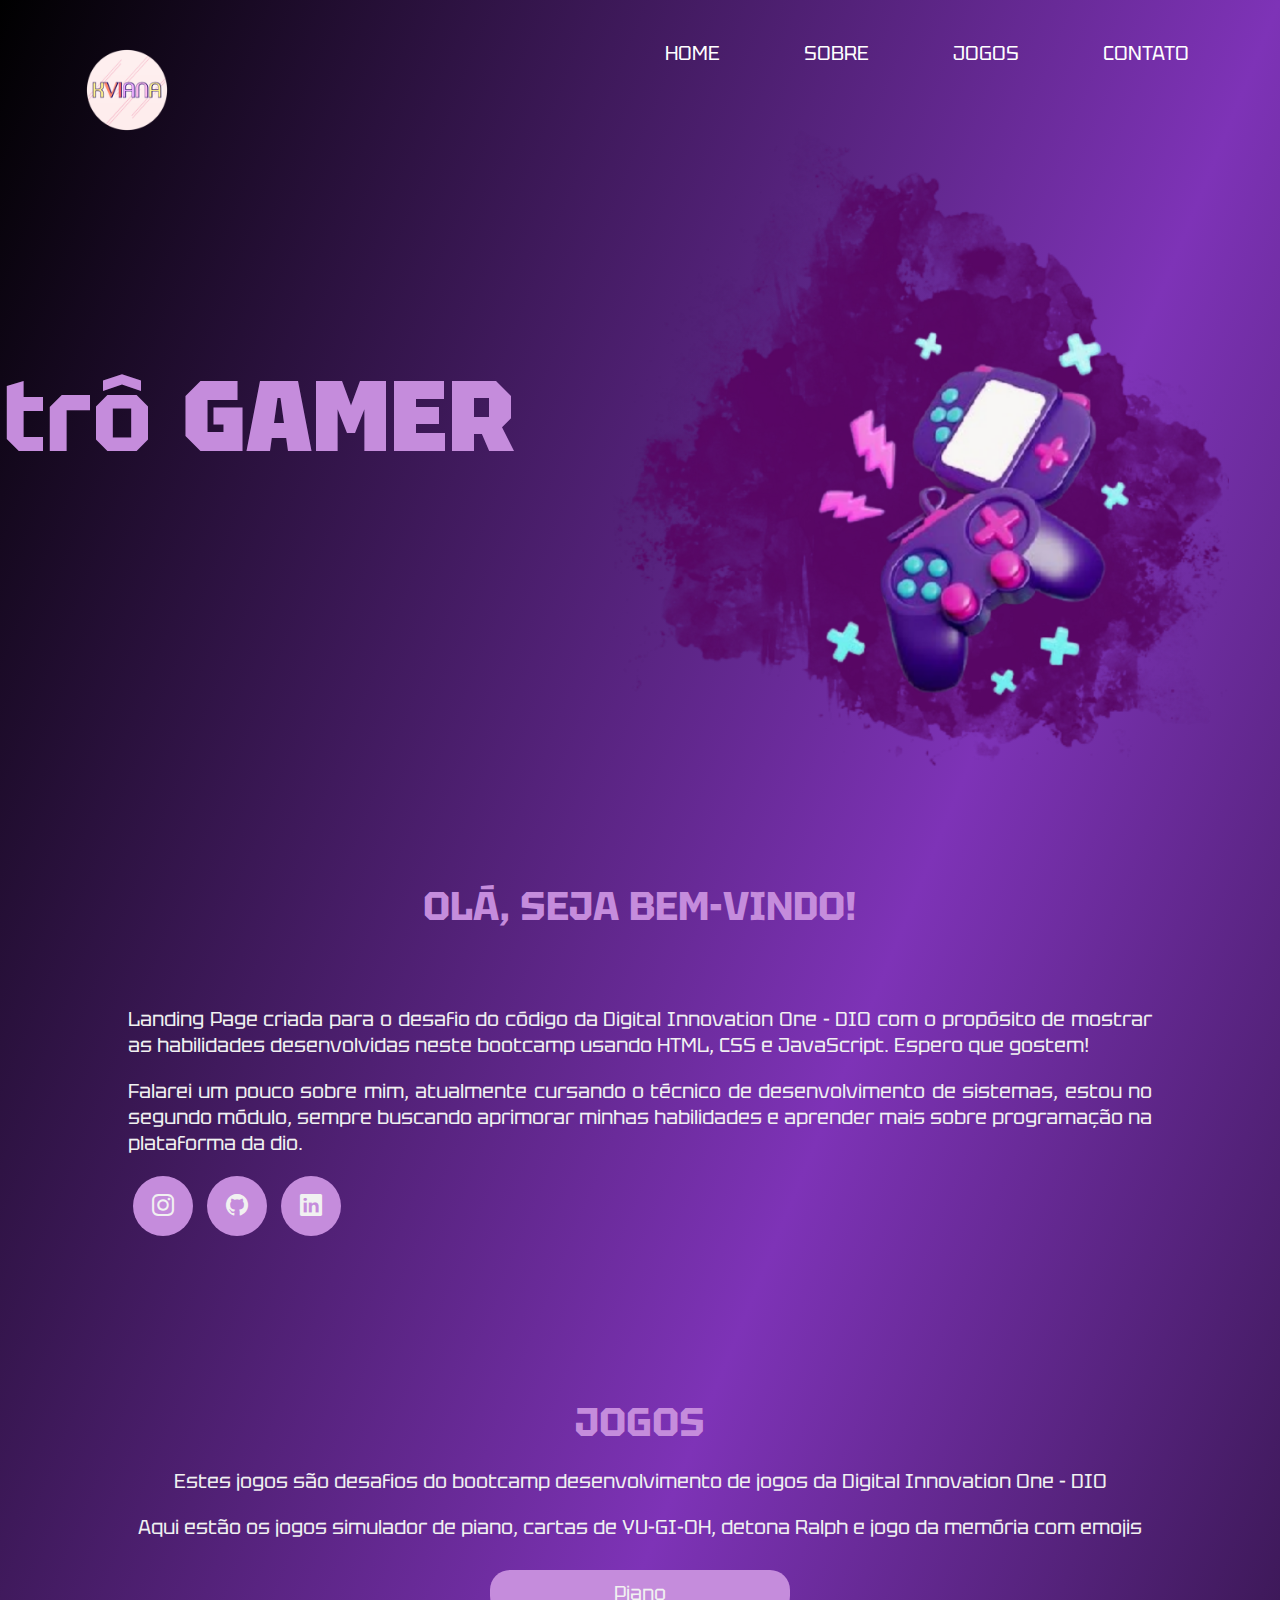
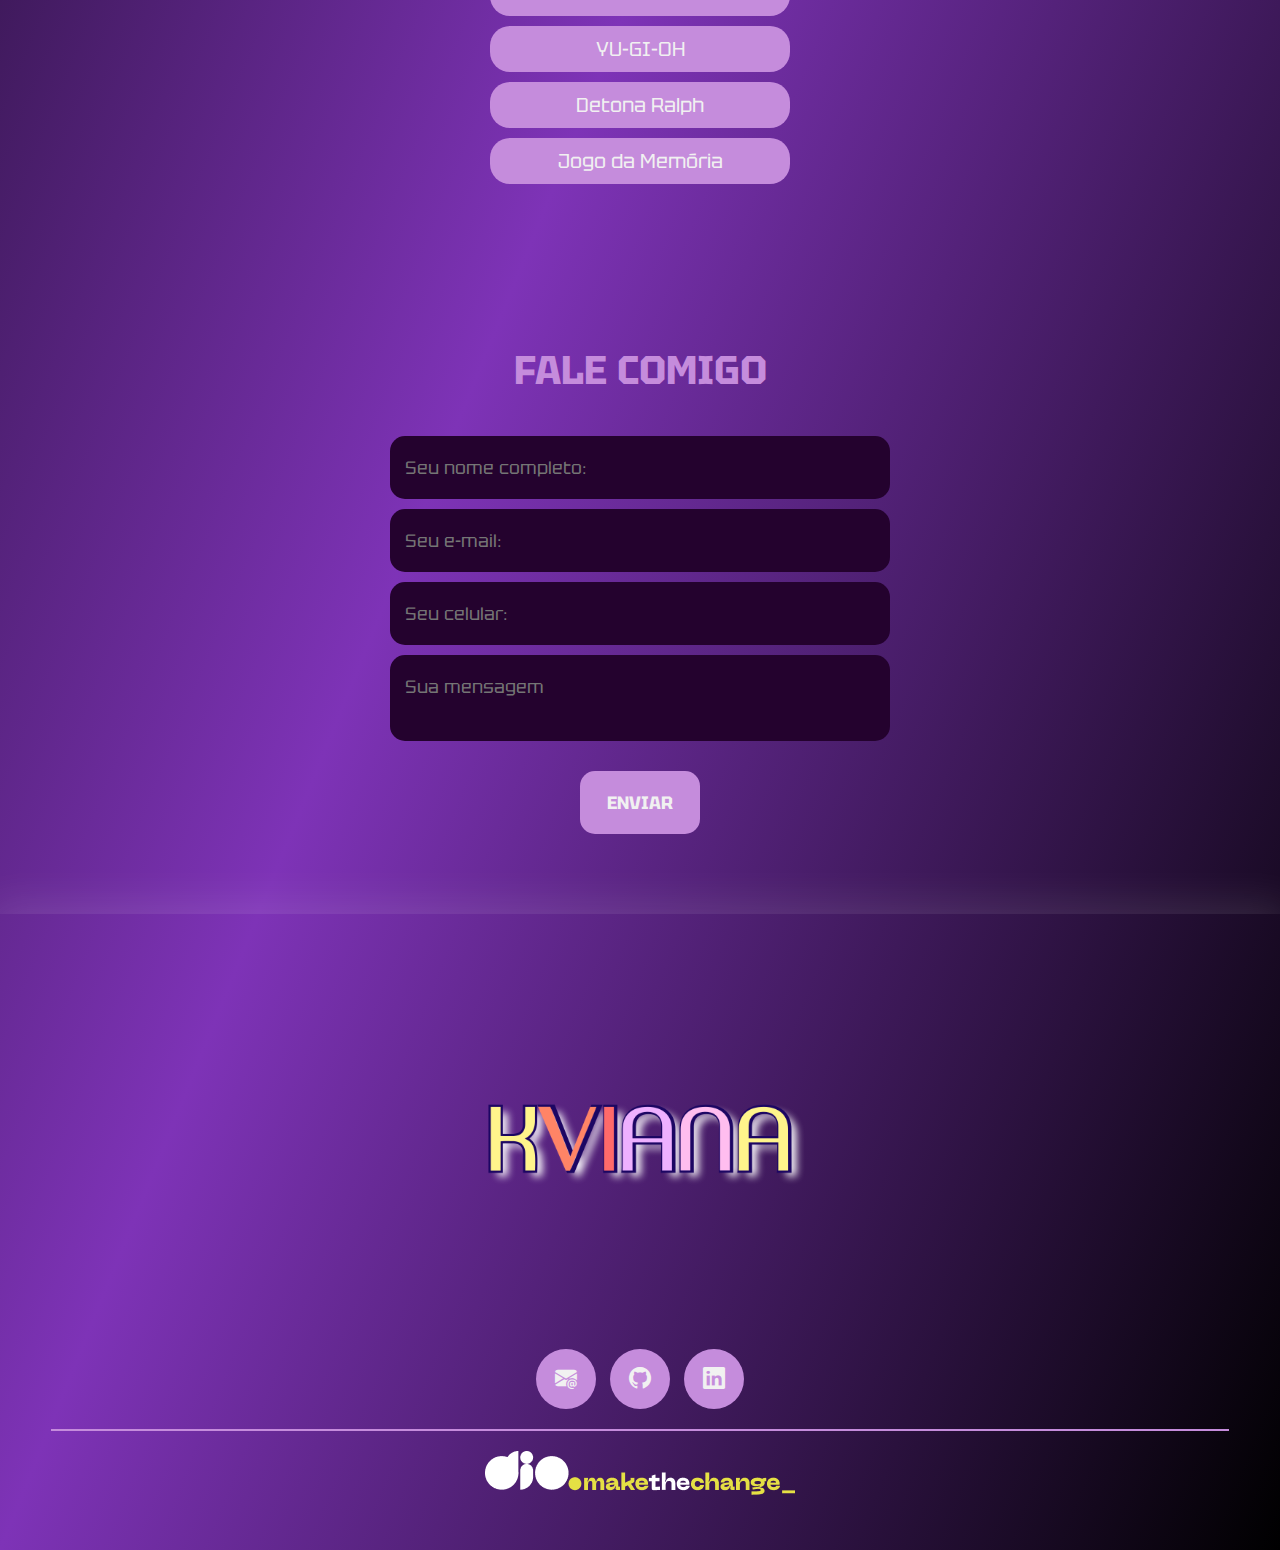
<file: index.html>
<!DOCTYPE html>

<html lang="pt-br">
<head>
    <meta charset="UTF-8">
    <meta name="viewport" content="width=device-width, initial-scale=1.0">
    <!-- GOOGLE FONTS -->
    <link rel="preconnect" href="https://fonts.googleapis.com">
    <link rel="preconnect" href="https://fonts.gstatic.com" crossorigin>
    <link href="https://fonts.googleapis.com/css2?family=Tektur:wght@400;500;600;700;800;900&display=swap" rel="stylesheet">
    <!-- FIM GOOGLE FONTES -->
    <!-- BOOTSTRAP ICONS -->
    <link rel="stylesheet" href="https://cdn.jsdelivr.net/npm/bootstrap-icons@1.10.5/font/bootstrap-icons.css">
    <!-- FIM BOOTSTRAP ICONS -->
    <!-- CSS -->
    <link rel="stylesheet" type="text/css" href="./css/style.css">
    <!-- FIM CSS -->
    <!-- JAVASCRIPT -->
    <script src="./js/contato.js" defer></script>
    <!-- FIM JAVASCRIPT -->
    <title>Landing Page Jogos</title>
</head>

<body>
  <header> 
    <div class="interface">
      <div class="logomarca">
        <a href="/images/Minha-logo.png">
          <img src="/images/Minha-logo.png" alt="KVIANA" style="width: 100px";>
        </a>
        
      </div> <!-- FIM DIV LOGOMARCA -->
		
      <!-- MENU --> 
      <nav class="menu">
        <ul>
          <li><a href="index.html">HOME</a></li>
          <li><a href="./links/sobre.html">SOBRE</a></li>
          <li><a href="./links/jogos.html">JOGOS</a></li>
          <li><a href="./links/contato.html">CONTATO</a></li>
        </ul>
      </nav>
      <div class="img-inicial">
        <h2>Retrô</h2>
          <h2><strong>GAMER</strong></h2>
        <img id="gamer" src="./images/gamer.png" alt=" ">
      </div>
    </div> <!-- FIM DIV INTERFACE -->
  </header>
  
  <main>
    
    <!--SOBRE -->
    <section class="sobre">
      <div class="interface">
        <div class="flex">
          <div class="txt-sobre">
            <h2>OLÁ, SEJA BEM-VINDO!</h2>
            <p>
              Landing Page criada para o desafio do código da Digital Innovation One - DIO com o propósito de mostrar as habilidades desenvolvidas neste bootcamp usando HTML, CSS e JavaScript. Espero que gostem!</p>
            <p>Falarei um pouco sobre mim, atualmente cursando o técnico de desenvolvimento de sistemas, estou no segundo módulo, sempre buscando aprimorar minhas habilidades e aprender mais sobre programação na plataforma da dio.</p>
            
            <div class="btn-social">
              <a href="https://instagram.com/karinekviana?igshid=OGQ5ZDc2ODk2ZA=="><button><i class="bi bi-instagram"></i></button></a>
              <a href="https://github.com/KVIANA83"><button><i class="bi bi-github"></i></button></a>
              <a href="https://www.linkedin.com/in/karine-viana-caldas-aa03a2194"><button><i class="bi bi-linkedin"></i></button></a>
            </div> <!-- FIM DIV BTN-SOCIAL -->
          </div> <!-- FIM TXT-SOBRE -->
        </div> <!-- FIM DIV FLEX -->
        
      </div> <!-- FIM DIV INTERFACE -->
    </section>
    <!-- FIM SOBRE -->
    
    <!-- JOGOS -->
    <section class="jogos">
      <div class="interface">
        
        <h2>JOGOS</h2>
        <p>Estes jogos são desafios do bootcamp desenvolvimento de jogos da Digital Innovation One - DIO</p>
        <p>Aqui estão os jogos simulador de piano, cartas de YU-GI-OH, detona Ralph e jogo da memória com emojis</p>
        
        <div class="btn-jogos">
          <a href="/jogos/piano/index.html">
            <button>Piano</button>
          </a>
          <a href="/jogos/yugioh/index.html">
            <button>YU-GI-OH</button>
          </a>
          <a href="/jogos/detona-ralph/index.html">
            <button>Detona Ralph</button>
          </a>
          <a href="/jogos/jogo-memoria-emoji/index.html">
            <button>Jogo da Memória</button>
          </a>
        </div> <!-- FIM DIV BTN-JOGOS -->
          
      </div> <!-- FIM DIV INTERFACE -->
    </section>
    <!-- FIM JOGOS -->
    
    <!-- FORMULARIO DE CONTATO -->
    <section class="formulario">
      <div class="interface">
        <h2>FALE COMIGO</h2>
        
        <form action="">
          <input type="text" name="" id="" placeholder="Seu nome completo:" required>
          <input type="text" name="" id="" placeholder="Seu e-mail:" required>
          <input type="text" name="" id="" placeholder="Seu celular:">
          <textarea name="" id="" placeholder="Sua mensagem" required></textarea>
          <div class="btn-enviar"><input type="submit" value="ENVIAR"></div>
        </form>
      </div>
    </section>
    <!-- FIM FORMULARIO -->
  </main>
  
  <footer>
    <div class="interface">
      <div class="line-footer">
        <div class="flex">
          <div class="logo-footer">
            <img src="/images/Logo-rodape.png" alt="Logotipo KVIANA">
          </div> <!-- FIM LOGO-FOOTER -->
          
          <div class="btn-social">
            <a href="caldaskarine2@gmail.com"><button><i class="bi bi-envelope-at-fill"></i></button></a>
            <a href="https://github.com/KVIANA83"><button><i class="bi bi-github"></i></button></a>
            <a href="https://www.linkedin.com/in/karine-viana-caldas-aa03a2194"><button><i class="bi bi-linkedin"></i></button></a>
          </div><!-- BTN-SOCIAL -->
        </div> <!-- FIM DIV FLEX -->
      </div> <!-- FIM DIV LINE-FOOTER -->
      
      <div class="line-footer borda">
        <a href="https://www.dio.me/">
          <img src="./images/dio-logo.png" alt="Dio">
        </a>
      </div> <!-- FIM DIV LINE-FOOTER -->
    </div> <!-- FIM DIV INTERFACE -->
  </footer>
  
</body>
</html>
</file>
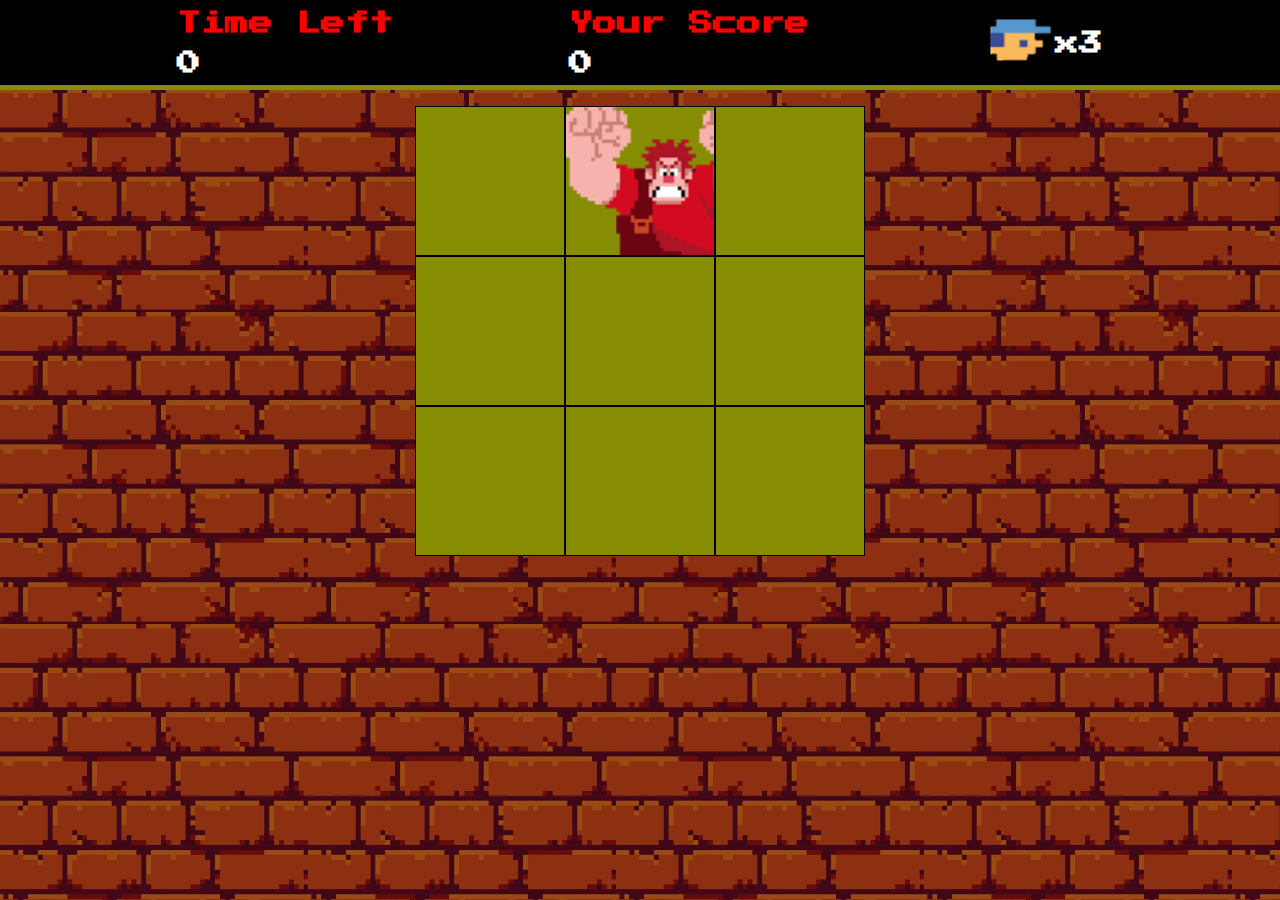
<file: jogos/detona-ralph/index.html>
<!DOCTYPE html>
<html lang="pt-br">

<head>

  <!-- settings -->
  <meta charset="UTF-8">
  <meta name="viewport" content="width=device-width, initial-scale=1.0">
  <title>Detona Ralph</title>

  <!-- fonts -->
  <link rel="preconnect" href="https://fonts.googleapis.com">
  <link rel="preconnect" href="https://fonts.gstatic.com" crossorigin>
  <link href="https://fonts.googleapis.com/css2?family=Bebas+Neue&family=Press+Start+2P&display=swap" rel="stylesheet">

  <!-- styles -->
  <link rel="stylesheet" href="./styles/reset.css">
  <link rel="stylesheet" href="./styles/style.css">
</head>

<body>

  <div class="container">
    <div class="menu">
      <div class="menu-time">
        <h2 style="color: red;">Time Left</h2>
        <h2 id="time-left">0</h2>
      </div>
      <div class="menu-score">
        <h2 style="color: red;">Your Score</h2>
        <h2 id="score">0</h2>
      </div>
      <div class="menu-lives">
        <img src="./images/player.png" alt="foto do jogador" height="60px" />
        <h2>x3</h2>
      </div>
    </div>

    <div class="panel">
      <div class="panel-row">
        <div class="square " id="1"></div>
        <div class="square" id="2"></div>
        <div class="square" id="3"></div>
      </div>

      <div class="panel-row">
        <div class="square enemy" id="4"></div>
        <div class="square" id="5"></div>
        <div class="square" id="6"></div>
      </div>

      <div class="panel-row">
        <div class="square" id="7"></div>
        <div class="square" id="8"></div>
        <div class="square" id="9"></div>
      </div>
    </div>
  </div>

  <script defer src="./scripts/script.js"></script>
</body>

</html>
</file>
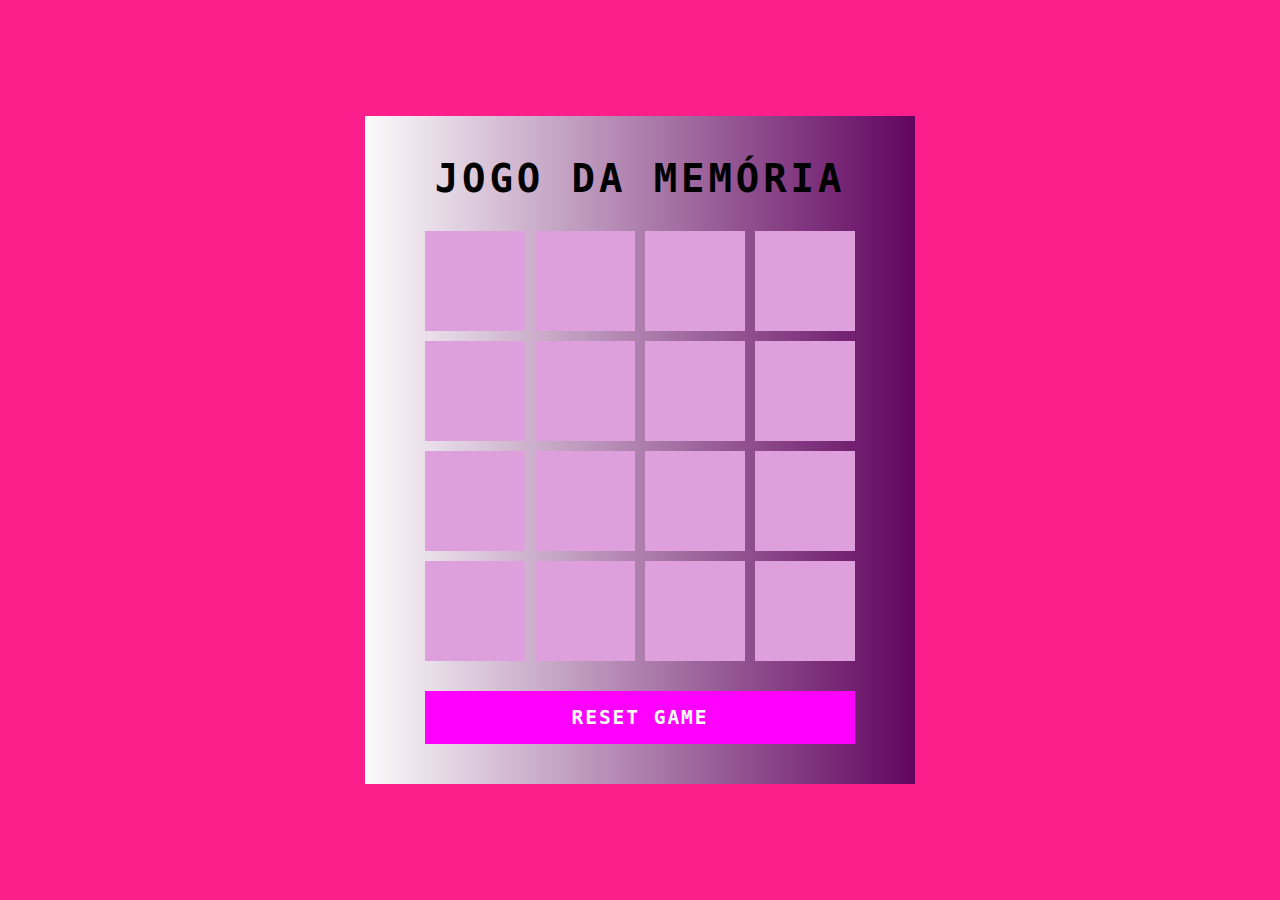
<file: jogos/jogo-memoria-emoji/index.html>
<!DOCTYPE html>
<html lang="pt-br">

<head>
  <meta charset="UTF-8">
  <meta name="viewport" content="width=device-width, initial-scale=1.0">
  <title>Jogo Da Memória</title>
  <link rel="stylesheet" href="./styles/reset.css">
  <link rel="stylesheet" href="./styles/style.css">
</head>

<body>
  <div class="container">
    <h2>JOGO DA MEMÓRIA</h2>
    <div class="game"></div>
    <button class="reset" onclick="window.location.reload()">RESET GAME</button>
  </div>

  <script src="./scripts/script.js" defer></script>
</body>

</html>
</file>
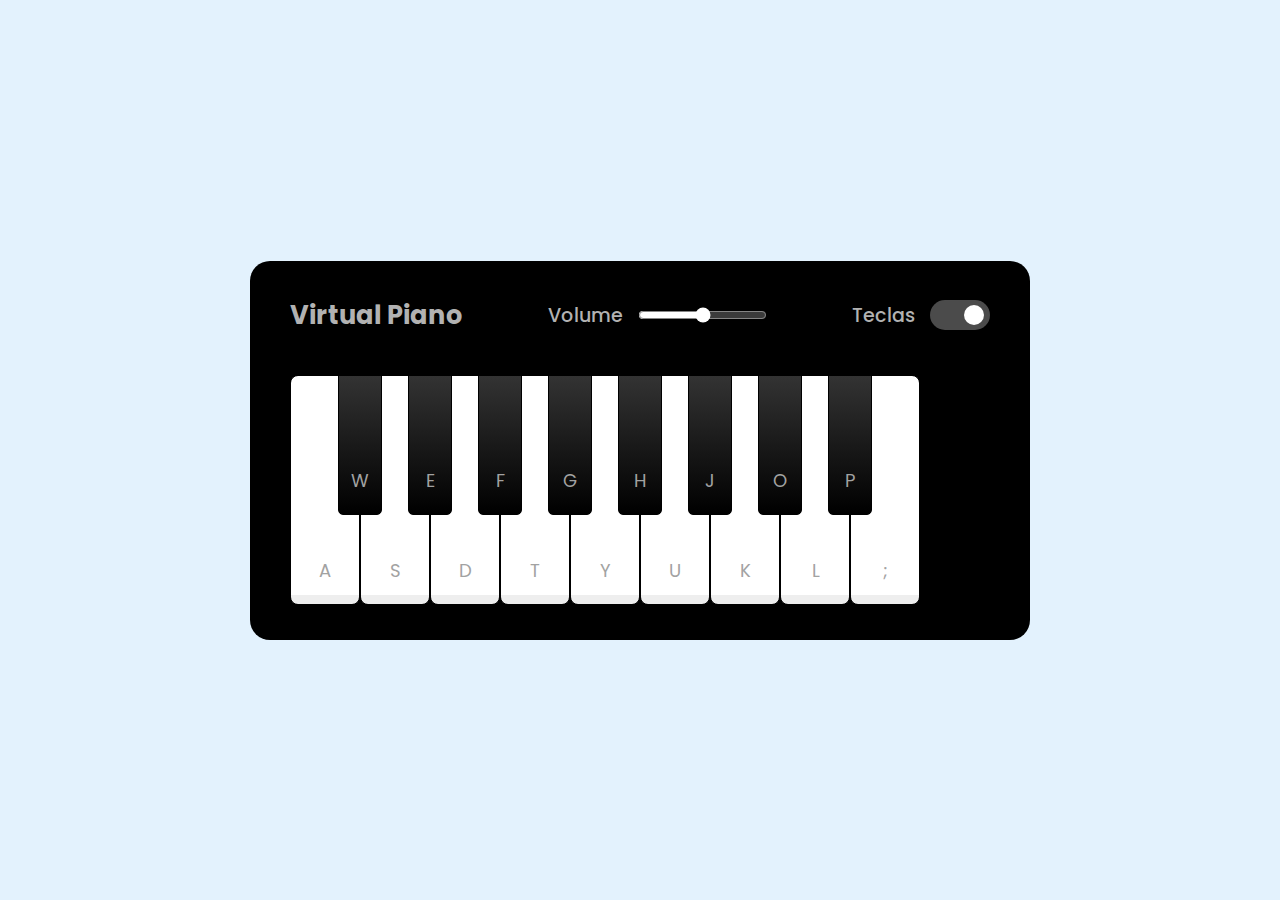
<file: jogos/piano/index.html>
<!DOCTYPE html>
<html lang="pt-br">

<head>
  <meta charset="UTF-8">
  <meta name="viewport" content="width=device-width, initial-scale=1.0">
  <title>Piano Simulator</title>

  <!-- styles -->
  <link rel="stylesheet" href="./styles/reset.css">
  <link rel="stylesheet" href="./styles/style.css">

  <!-- fonts -->
  <link rel="preconnect" href="https://fonts.googleapis.com">
  <link rel="preconnect" href="https://fonts.gstatic.com" crossorigin>
  <link
    href="https://fonts.googleapis.com/css2?family=Poppins:ital,wght@0,100;0,200;0,400;0,700;1,100;1,200;1,300;1,400&display=swap"
    rel="stylesheet">
</head>

<body>
  <div class="container">
    <header>
      <h2>Virtual Piano</h2>
      <div class="column volume-slider">
        <span>Volume</span> <input type="range" min="0" max="1" value="0.5" step="any">
      </div>
      <div class="column keys-check">
        <span>Teclas</span> <input type="checkbox" checked>
      </div>
    </header>
    <ul class="piano-keys">
      <li class="key white" data-key="a"><span>a</span></li>
      <li class="key black" data-key="w"><span>w</span></li>
      <li class="key white" data-key="s"><span>s</span></li>
      <li class="key black" data-key="e"><span>e</span></li>
      <li class="key white" data-key="d"><span>d</span></li>
      <li class="key black" data-key="f"><span>f</span></li>
      <li class="key white" data-key="t"><span>t</span></li>
      <li class="key black" data-key="g"><span>g</span></li>
      <li class="key white" data-key="y"><span>y</span></li>
      <li class="key black" data-key="h"><span>h</span></li>
      <li class="key white" data-key="u"><span>u</span></li>
      <li class="key black" data-key="j"><span>j</span></li>
      <li class="key white" data-key="k"><span>k</span></li>
      <li class="key black" data-key="o"><span>o</span></li>
      <li class="key white" data-key="l"><span>l</span></li>
      <li class="key black" data-key="p"><span>p</span></li>
      <li class="key white" data-key=";"><span>;</span></li>
    </ul>
  </div>

  <script src="./scripts/script.js" defer></script>
</body>

</html>
</file>
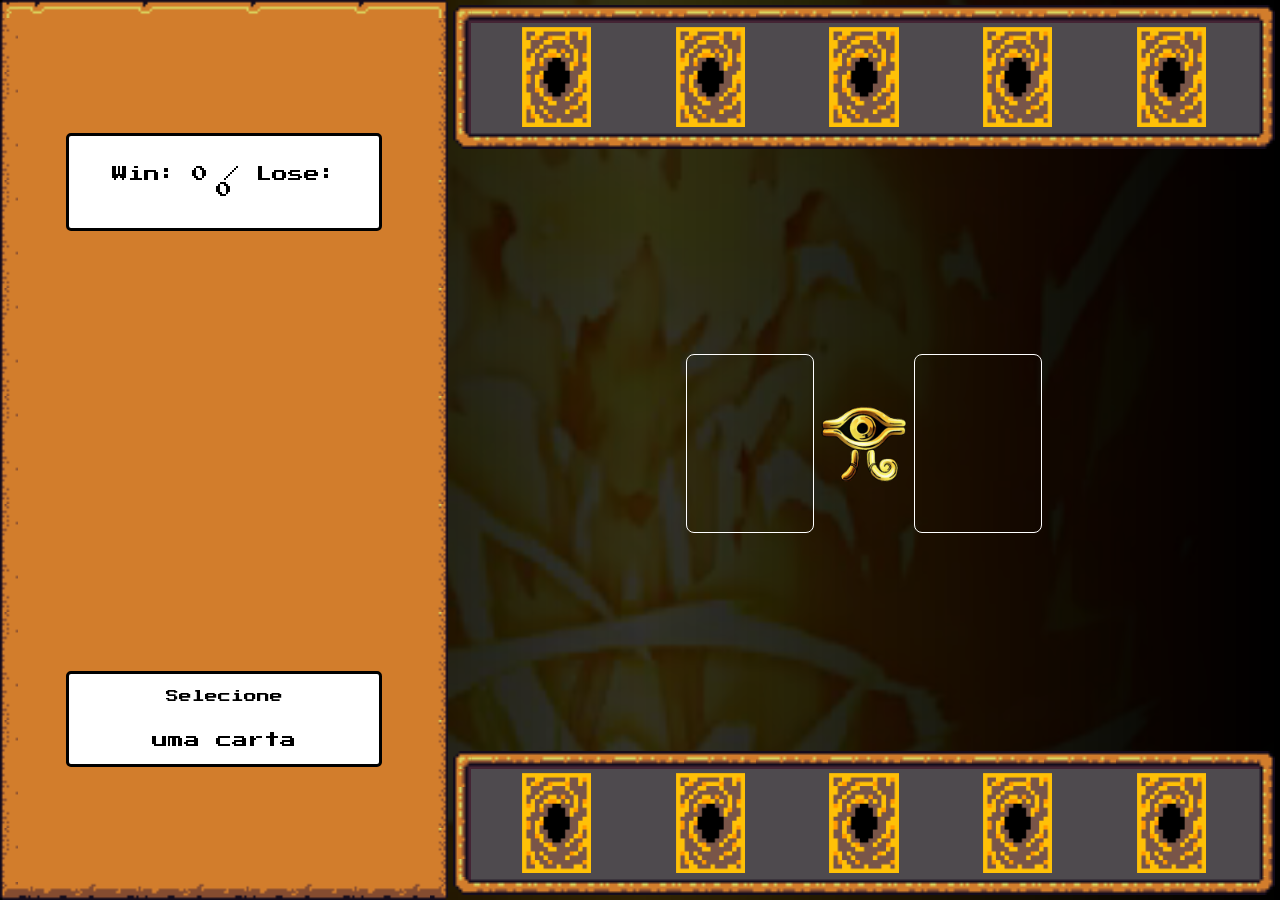
<file: jogos/yugioh/index.html>
<!DOCTYPE html>
<html lang="pt-br">
<head>
    <meta charset="UTF-8">
    <meta name="viewport" content="width=device-width, initial-scale=1.0">
    <!-- Fonts -->
    <link rel="preconnect" href="https://fonts.googleapis.com">
    <link rel="preconnect" href="https://fonts.gstatic.com" crossorigin>
    <link href="https://fonts.googleapis.com/css2?family=Press+Start+2P&display=swap" rel="stylesheet">
    <!-- Framework -->
    <link rel="stylesheet" href="src/styles/buttons.css">
    <link rel="stylesheet" href="src/styles/containers_and_frames.css">
    <!-- Main -->
    <link rel="stylesheet" href="src/styles/main.css">
    <!-- Reset -->
    <link rel="stylesheet" href="src/styles/reset.css">
    <!-- Favicon -->
    <link rel="shortcut icon" href="src/assets/favicon/Favicon.ico" type="image/x-icon">
    <title>Yu-gi-oh</title>
</head>
<body>
    <audio id="bgm">
        <source src="./src/assets/audios/egyptian_duel.mp3" type="audio/mp3"> 
    </audio>
    <div class="bg-video">
        <video class="video" autoplay loop muted>
            <source src="src/assets/video/yugi.mp4" type="video/mp4">
        </video>
    </div>
    <div class="container">

        <!-- LADO ESQUERDO / INFORMAÇÕES -->
        <div class="container__left framed-golden-2">
            <div class="score_box frame">
                <span id="score_points">Win: 0 / Lose: 0</span>
            </div>
            <div class="menu_avatar">
                <img id="card-image">
            </div>
            <div class="card_details frame">
                <p id="card-name">Selecione</p>
                <p id="card-type">uma carta</p>
            </div>
        </div>

        <!-- LADO DIREITO / CARTAS -->
        <div class="container__right">

            <div class="card-box__container">
                <div class="card-box framed" id="computer-cards">
                </div>

                <div class="card-versus__container">
                    <div class="versus-top">
                        <!-- CARTAS DO PLAYER 2 -->
                        <div class="card-infield">
                            <img id="player-field-card" height="180px" width="125px">
                        </div>
                        <img src="src/assets/icons/millenium2.png" height="100px">
                        <!-- CARTAS DO COMPUTER 1 -->
                        <div class="card-infield">
                            <img id="computer-field-card" height="180px" width="125px">
                        </div>
                    </div>
                    <div class="versus-bottom">
                        <button id="next-duel" class="rpgui-button" onclick="resetDuel()"></button>
                    </div>
                </div>

                <div class="card-box framed" id="player-cards">
                </div>
            </div>
            
        </div>
    </div>

    <script src="src/scripts/engine.js"></script>
</body>
</html>
</file>
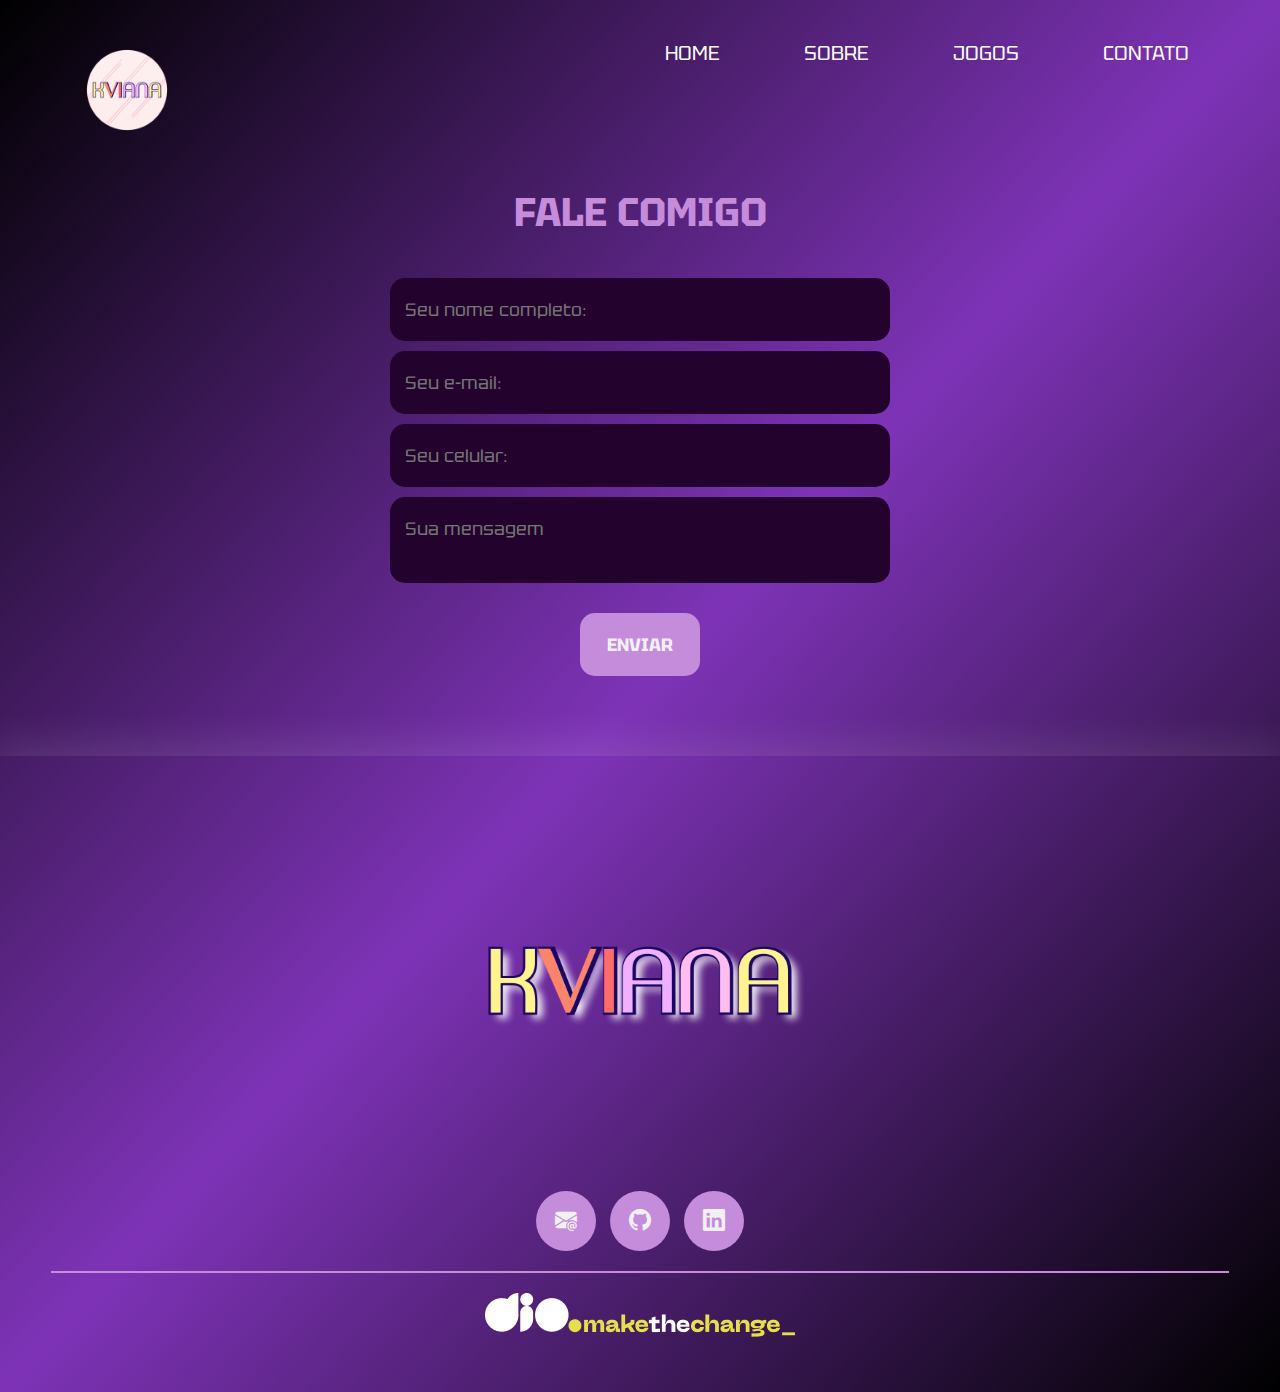
<file: links/contato.html>
<!DOCTYPE html>

<html lang="pt-br">
<head>
    <meta charset="UTF-8">
    <meta name="viewport" content="width=device-width, initial-scale=1.0">
    <!-- GOOGLE FONTS -->
    <link rel="preconnect" href="https://fonts.googleapis.com">
    <link rel="preconnect" href="https://fonts.gstatic.com" crossorigin>
    <link href="https://fonts.googleapis.com/css2?family=Tektur:wght@400;500;600;700;800;900&display=swap" rel="stylesheet">
    <!-- FIM GOOGLE FONTES -->
    <!-- BOOTSTRAP ICONS -->
    <link rel="stylesheet" href="https://cdn.jsdelivr.net/npm/bootstrap-icons@1.10.5/font/bootstrap-icons.css">
    <!-- FIM BOOTSTRAP ICONS -->
    <!-- CSS -->
    <link rel="stylesheet" type="text/css" href="../css/style.css">
    <!-- FIM CSS -->
    <!-- JAVASCRIPT -->
    <script src="../js/contato.js" defer></script>
    <!-- FIM JAVASCRIPT -->
    <title>Landing Page Contato</title>
</head>

<body>
  <header> 
    <div class="interface">
      <div class="logomarca">
        <a href="../images/Minha-logo.png">
          <img src="/images/Minha-logo1.png" alt="KVIANA" style="width: 100px";>
        </a>
        
      </div> <!-- FIM DIV LOGOMARCA -->
		
      <!-- MENU --> 
      <nav class="menu">
        <ul>
          <li><a href="../index.html">HOME</a></li>
          <li><a href="../links/sobre.html">SOBRE</a></li>
          <li><a href="../links/jogos.html">JOGOS</a></li>
          <li><a href="../link/formulario.html">CONTATO</a></li>
        </ul>
      </nav>

    </div> <!-- FIM DIV INTERFACE -->
  </header>
  
  <main>
    
    <!-- FORMULARIO DE CONTATO -->
    <section class="formulario">
      <div class="interface">
        <h2>FALE COMIGO</h2>
        
        <form action="">
          <input type="text" name="" id="" placeholder="Seu nome completo:" required>
          <input type="text" name="" id="" placeholder="Seu e-mail:" required>
          <input type="text" name="" id="" placeholder="Seu celular:">
          <textarea name="" id="" placeholder="Sua mensagem" required></textarea>
          <div class="btn-enviar"><input type="submit" value="ENVIAR"></div>
        </form>
      </div>
    </section>
    <!-- FIM FORMULARIO -->
  </main>
  
  <footer>
    <div class="interface">
      <div class="line-footer">
        <div class="flex">
          <div class="logo-footer">
            <img src="../images/Logo-rodape.png" alt="Logotipo KVIANA">
          </div> <!-- FIM LOGO-FOOTER -->
          
          <div class="btn-social">
            <a href="caldaskarine2@gmail.com"><button><i class="bi bi-envelope-at-fill"></i></button></a>
            <a href="https://github.com/KVIANA83"><button><i class="bi bi-github"></i></button></a>
            <a href="https://www.linkedin.com/in/karine-viana-caldas-aa03a2194"><button><i class="bi bi-linkedin"></i></button></a>
          </div><!-- BTN-SOCIAL -->
        </div> <!-- FIM DIV FLEX -->
      </div> <!-- FIM DIV LINE-FOOTER -->
      
      <div class="line-footer borda">
        <a href="https://www.dio.me/">
          <img src="../images/dio-logo.png" alt="Dio">
        </a>
      </div> <!-- FIM DIV LINE-FOOTER -->
    </div> <!-- FIM DIV INTERFACE -->
  </footer>
  
</body>
</html>
</file>
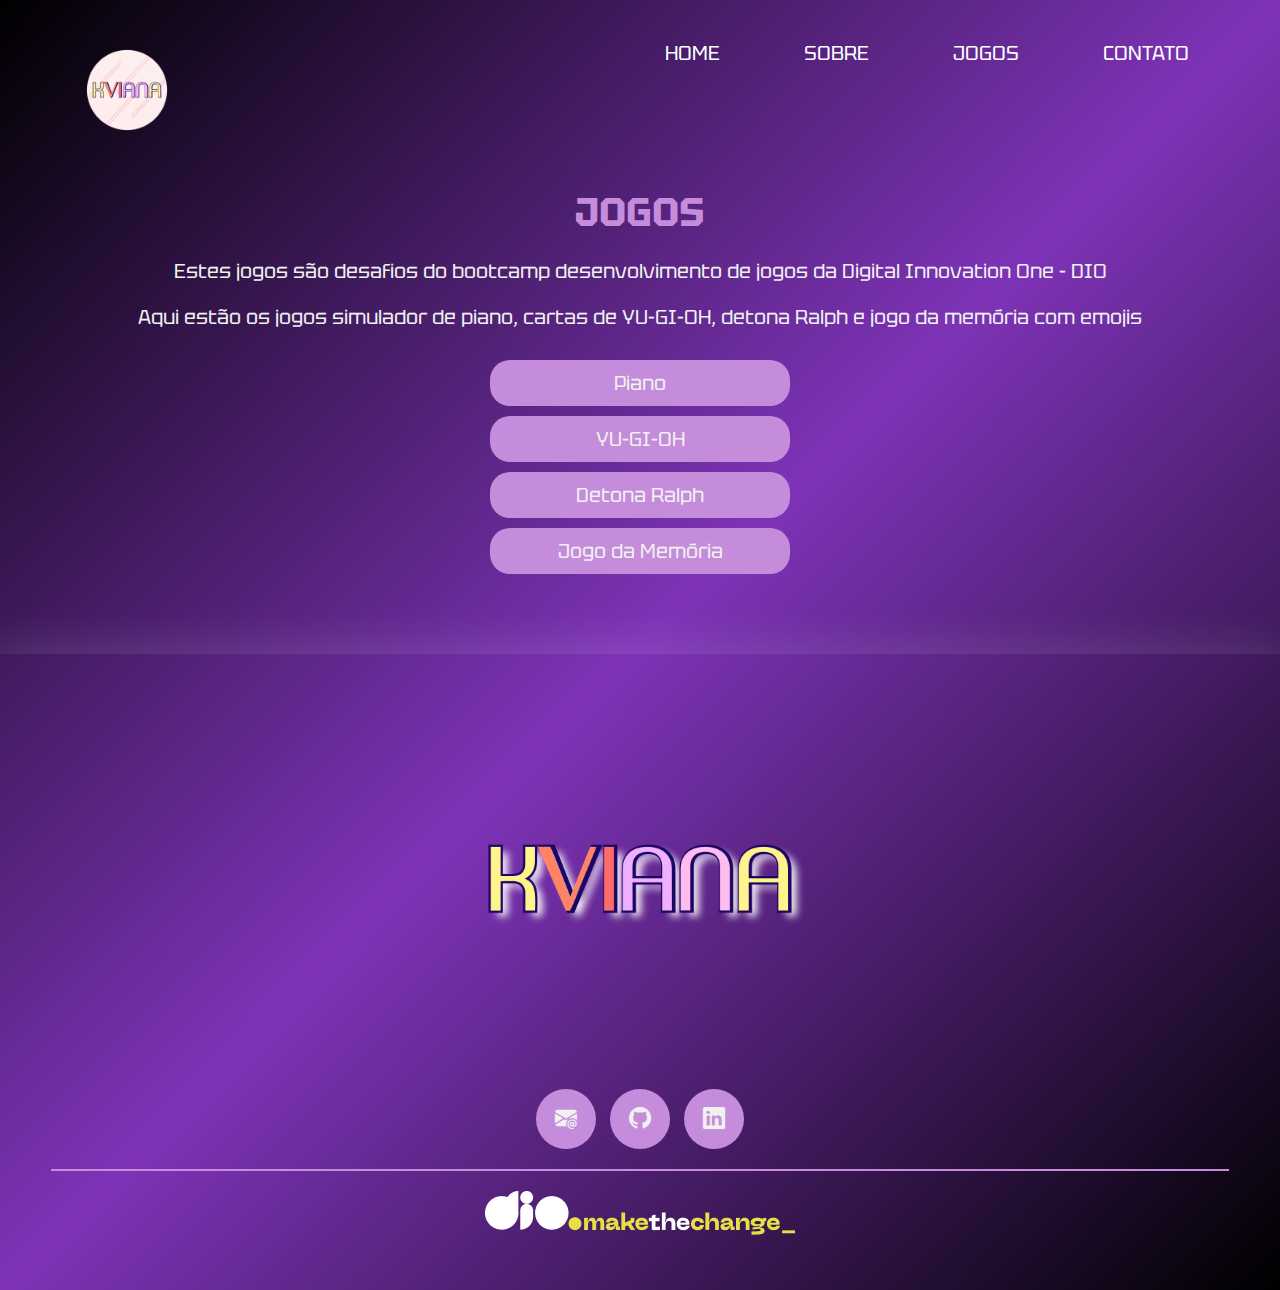
<file: links/jogos.html>
<!DOCTYPE html>

<html lang="pt-br">
<head>
    <meta charset="UTF-8">
    <meta name="viewport" content="width=device-width, initial-scale=1.0">
    <!-- GOOGLE FONTS -->
    <link rel="preconnect" href="https://fonts.googleapis.com">
    <link rel="preconnect" href="https://fonts.gstatic.com" crossorigin>
    <link href="https://fonts.googleapis.com/css2?family=Tektur:wght@400;500;600;700;800;900&display=swap" rel="stylesheet">
    <!-- FIM GOOGLE FONTES -->
    <!-- BOOTSTRAP ICONS -->
    <link rel="stylesheet" href="https://cdn.jsdelivr.net/npm/bootstrap-icons@1.10.5/font/bootstrap-icons.css">
    <!-- FIM BOOTSTRAP ICONS -->
    <!-- CSS -->
    <link rel="stylesheet" type="text/css" href="../css/style.css">
    <!-- FIM CSS -->
    <!-- JAVASCRIPT -->
    <script src="../js/contato.js" defer></script>
    <!-- FIM JAVASCRIPT -->
    <title>Landing Page Jogos</title>
</head>

<body>
  <header> 
    <div class="interface">
      <div class="logomarca">
        <a href="../images/Minha-logo.png">
          <img src="/images/Minha-logo1.png" alt="KVIANA" style="width: 100px";>
        </a>
        
      </div> <!-- FIM DIV LOGOMARCA -->
		
      <!-- MENU --> 
      <nav class="menu">
        <ul>
          <li><a href="../index.html">HOME</a></li>
          <li><a href="../links/sobre.html">SOBRE</a></li>
          <li><a href="../links/jogos.html">JOGOS</a></li>
          <li><a href="../links/contato.html">CONTATO</a></li>
        </ul>
      </nav>
      
    </div> <!-- FIM DIV INTERFACE -->
  </header>
  
  <main>
 
    <!-- JOGOS -->
    <section class="jogos">
      <div class="interface">
        
        <h2>JOGOS</h2>
        <p>Estes jogos são desafios do bootcamp desenvolvimento de jogos da Digital Innovation One - DIO</p>
        <p>Aqui estão os jogos simulador de piano, cartas de YU-GI-OH, detona Ralph e jogo da memória com emojis</p>
        
        <div class="btn-jogos">
          <a href="/jogos/piano/index.html">
            <button>Piano</button>
          </a>
          <a href="/jogos/yugioh/index.html">
            <button>YU-GI-OH</button>
          </a>
          <a href="/jogos/detona-ralph/index.html">
            <button>Detona Ralph</button>
          </a>
          <a href="/jogos/jogo-memoria-emoji/index.html">
            <button>Jogo da Memória</button>
          </a>
        </div> <!-- FIM DIV BTN-JOGOS -->
          
      </div> <!-- FIM DIV INTERFACE -->
    </section>
    <!-- FIM JOGOS -->
    
  </main>
  
  <footer>
    <div class="interface">
      <div class="line-footer">
        <div class="flex">
          <div class="logo-footer">
            <img src="../images/Logo-rodape.png" alt="Logotipo KVIANA">
          </div> <!-- FIM LOGO-FOOTER -->
          
          <div class="btn-social">
            <a href="caldaskarine2@gmail.com"><button><i class="bi bi-envelope-at-fill"></i></button></a>
            <a href="https://github.com/KVIANA83"><button><i class="bi bi-github"></i></button></a>
            <a href="https://www.linkedin.com/in/karine-viana-caldas-aa03a2194"><button><i class="bi bi-linkedin"></i></button></a>
          </div><!-- BTN-SOCIAL -->
        </div> <!-- FIM DIV FLEX -->
      </div> <!-- FIM DIV LINE-FOOTER -->
      
      <div class="line-footer borda">
        <a href="https://www.dio.me/">
          <img src="../images/dio-logo.png" alt="Dio">
        </a>
      </div> <!-- FIM DIV LINE-FOOTER -->
    </div> <!-- FIM DIV INTERFACE -->
  </footer>
  
</body>
</html>
</file>
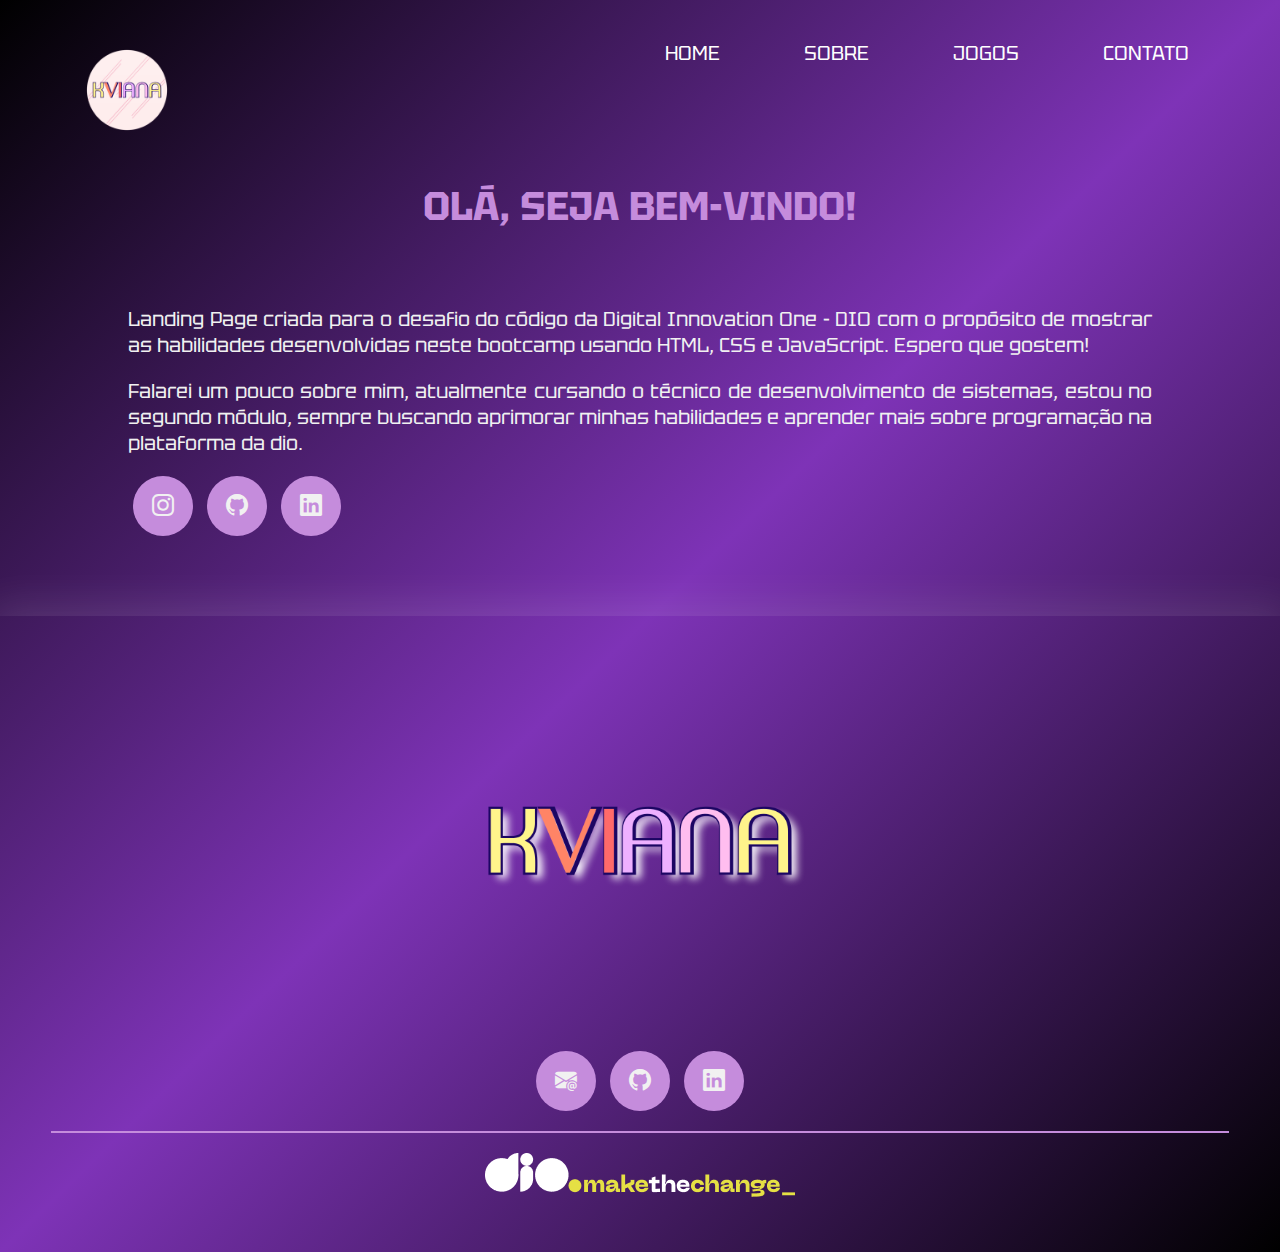
<file: links/sobre.html>
<!DOCTYPE html>

<html lang="pt-br">
<head>
    <meta charset="UTF-8">
    <meta name="viewport" content="width=device-width, initial-scale=1.0">
    <!-- GOOGLE FONTS -->
    <link rel="preconnect" href="https://fonts.googleapis.com">
    <link rel="preconnect" href="https://fonts.gstatic.com" crossorigin>
    <link href="https://fonts.googleapis.com/css2?family=Tektur:wght@400;500;600;700;800;900&display=swap" rel="stylesheet">
    <!-- FIM GOOGLE FONTES -->
    <!-- BOOTSTRAP ICONS -->
    <link rel="stylesheet" href="https://cdn.jsdelivr.net/npm/bootstrap-icons@1.10.5/font/bootstrap-icons.css">
    <!-- FIM BOOTSTRAP ICONS -->
    <!-- CSS -->
    <link rel="stylesheet" type="text/css" href="../css/style.css">
    <!-- FIM CSS -->
    <!-- JAVASCRIPT -->
    <script src="../js/contato.js" defer></script>
    <!-- FIM JAVASCRIPT -->
    <title>Landing Page Jogos</title>
</head>

<body>
  <header> 
    <div class="interface">
      <div class="logomarca">
        <a href="../images/Minha-logo.png">
          <img src="/images/Minha-logo1.png" alt="KVIANA" style="width: 100px";>
        </a>
        
      </div> <!-- FIM DIV LOGOMARCA -->
		
      <!-- MENU --> 
      <nav class="menu">
        <ul>
          <li><a href="../index.html">HOME</a></li>
          <li><a href="../links/sobre.html">SOBRE</a></li>
          <li><a href="../links/jogos.html">JOGOS</a></li>
          <li><a href="/links/contato.html">CONTATO</a></li>
        </ul>
      </nav>
      
    </div> <!-- FIM DIV INTERFACE -->
  </header>
  
  <main>
    
    <!--SOBRE -->
    <section class="sobre">
      <div class="interface">
        <div class="flex">
          <div class="txt-sobre">
            <h2>OLÁ, SEJA BEM-VINDO!</h2>
            <p>
              Landing Page criada para o desafio do código da Digital Innovation One - DIO com o propósito de mostrar as habilidades desenvolvidas neste bootcamp usando HTML, CSS e JavaScript. Espero que gostem!</p>
            <p>Falarei um pouco sobre mim, atualmente cursando o técnico de desenvolvimento de sistemas, estou no segundo módulo, sempre buscando aprimorar minhas habilidades e aprender mais sobre programação na plataforma da dio.</p>
            
            <div class="btn-social">
              <a href="https://instagram.com/karinekviana?igshid=OGQ5ZDc2ODk2ZA=="><button><i class="bi bi-instagram"></i></button></a>
              <a href="https://github.com/KVIANA83"><button><i class="bi bi-github"></i></button></a>
              <a href="https://www.linkedin.com/in/karine-viana-caldas-aa03a2194"><button><i class="bi bi-linkedin"></i></button></a>
            </div> <!-- FIM DIV BTN-SOCIAL -->
          </div> <!-- FIM TXT-SOBRE -->
        </div> <!-- FIM DIV FLEX -->
        
      </div> <!-- FIM DIV INTERFACE -->
    </section>
    <!-- FIM SOBRE -->
	
  </main>
  
  <footer>
    <div class="interface">
      <div class="line-footer">
        <div class="flex">
          <div class="logo-footer">
            <img src="../images/Logo-rodape.png" alt="Logotipo KVIANA">
          </div> <!-- FIM LOGO-FOOTER -->
          
          <div class="btn-social">
            <a href="caldaskarine2@gmail.com"><button><i class="bi bi-envelope-at-fill"></i></button></a>
            <a href="https://github.com/KVIANA83"><button><i class="bi bi-github"></i></button></a>
            <a href="https://www.linkedin.com/in/karine-viana-caldas-aa03a2194"><button><i class="bi bi-linkedin"></i></button></a>
          </div><!-- BTN-SOCIAL -->
        </div> <!-- FIM DIV FLEX -->
      </div> <!-- FIM DIV LINE-FOOTER -->
      
      <div class="line-footer borda">
        <a href="https://www.dio.me/">
          <img src="../images/dio-logo.png" alt="Dio">
        </a>
      </div> <!-- FIM DIV LINE-FOOTER -->
    </div> <!-- FIM DIV INTERFACE -->
  </footer>
  
</body>
</html>
</file>
<file: css/style.css>
/* Estilo Geral */

*{
  margin: 0;
  padding: 0;
  box-sizing: border-box;
  font-family: 'Tektur', sans-serif;
}

body{
  background-image: linear-gradient(to bottom right,#000,#7e33b7,#000);
 
}

.interface{
  max-width: 1280px;
  margin: auto;
}

.flex{
  display: flex;
}

h2{
  font-size: 40px;
  text-align: center;
  color: #C58CDC;
}

p{
  text-align: center;
  margin: 20px 0;
  font-size: 20px;
  color: #f1f1f1;
}

/* Cabeçalho */

header{
  padding: 40px 4%;
}

header.interface{
  display: flex;
  align-items: center;
  justify-content: space-between;
}

header a{
  text-decoration: none;
  display: inline-block;
  color: #fff;
  font-size: 20px;
}

header nav.menu a:hover{
  background-color: #ff7f50;
  transform: scale(1.05);
  width: 150px;
  height: 40px;
  border-radius: 15px;
  text-align: center;
  padding: 10px 10px;
}

header nav ul{
  list-style-type: none;
}

header nav.menu ul li{
  display: inline-block;
  padding: 0 40px;
  color: #c59cdc;
}



/* Sobre */

section.sobre{
  padding: 80px 10%;
}

section.sobre .flex{
  align-items: center;
  gap: 60px;
}

.sobre .txt-sobre h2{
  line-height: 40px;
  margin-bottom: 80px;
}

.sobre .txt-sobre p{
  margin: 20px 0;
  text-align: justify;
}

.btn-social button{
  width: 60px;
  height: 60px;
  border-radius: 50px;
  border: none;
  background-color: #c58cdc;
  font-size: 22px;
  cursor: pointer;
  margin: 0 5px;
  transition: .2s;
  color: #f1f1f1;
}

.btn-social button:hover{
  background-color: #ff7f50;
}


/* Jogos */

section.jogos{
  padding: 80px 10%;
}

section .btn-jogos{
  margin-top: 20px;
  text-align: center;
  display: grid;
} 

.btn-jogos button{
  border-radius: 20px;
  background-color: #c58cdc;
  color: #f1f1f1;
  font-size: 20px;
  font-weight: 250;
  margin-top: 10px;
  cursor: pointer;
  border: none;
  padding: 10px 40px;
  transition: .2s;
  width: 300px;
}

.btn-jogos button:hover{
  background-color: #ff7f50;
}


/* Formulario */

section.formulario{
  padding: 80px 4%;
}

form{
  max-width: 500px;
  margin: 0 auto;
  display: flex;
  justify-content: center;
  flex-direction: column;
  gap: 10px;
  margin-top: 40px;
}

form input, form textarea {
  width: 100%;
  background-color: #24022E;
  border: 0;
  outline: 0;
  padding: 20px 15px;
  border-radius: 15px;
  color: #fff;
  font-size: 18px;
}

form textarea {
  resize: none;
  max-height: 200px;
}

form .btn-enviar {
  margin-top: 20px;
  text-align: center;
}

form .btn-enviar input {
  width: 120px;	
  background-color: #C58CDC;
  color: #f1f1f1;
  font-weight: 700;
  cursor: pointer;
  transition: .2s;
}

form .btn-enviar input:hover{
  background-color: #ff7f50;
}


/* Rodapé */

footer{
  padding: 30px 4%;
  box-shadow: 0 0 40px 10px #ffffff1d
}

footer .flex{
  flex-direction: column;
  gap: 30px;
  justify-content: space-between;
}

footer .line-footer{
  text-align: center;
  padding: 20px 0;
}

.borda{
  border-top: 2px solid #C58CDC;
}

img{
  max-width: 350px;
}
.img-inicial{
display: flex;
justify-content: flex-end;
}
.logomarca{
  display: flex;
  align-items: flex-start;
  justify-content: flex-start;
  position: absolute;
  left: 6%;
  text-decoration: none;
}
.menu{
display: flex;
justify-content: flex-end;


}
#gamer{
max-width: 700px;

}
.img-inicial h2{
font-size: 100px;
margin: 15px;
display: flex;
justify-content: center;
align-items: center;
}
</file>
<file: jogos/detona-ralph/styles/style.css>
.container {
  display: flex;
  flex-direction: column;
  height: 100vh;
  background-image: url("../images/wall.png");
}

.menu {
  display: flex;
  justify-content: space-evenly;
  align-items: center;

  height: 90px;
  width: 100%;
  background-color: #000000;
  color: #ffffff;
  border-bottom: 5px solid #868D03;
}

.panel {
  margin-top: 1rem;
  display: flex;
  align-items: center;
  justify-content: center;
}

.square {
  height: 150px;
  width: 150px;
  border: 1px solid #000000;
  background-color: #868D03;
}

.enemy {
  background-image: url("../images/ralph.png");
  background-size: cover;
}

.menu-lives {
  display: flex;
  align-items: center;
  justify-content: center;
}

.menu-time h2:nth-child(2),
.menu-score h2:nth-child(2) {
  margin-top: 1rem;
}
</file>
<file: jogos/jogo-memoria-emoji/styles/style.css>
body {
  display: flex;
  justify-content: center;
  align-items: center;
  min-height: 100vh;
  background: #fc1e8a;
  user-select: none;
}

.container {
  position: relative;
  display: flex;
  flex-direction: column;
  justify-content: center;
  align-items: center;
  gap: 30px;
/*  background: linear-gradient(
    325deg,
    #03001e 0%, 
    #7303c0 30%,
    #ec38bc 70%,
    #fdeff9 100%
  ); */
  background: -webkit-linear-gradient(left, #fbfbfb, #61045f);
  background: -moz-linear-gradient(left, #fbfbfb, #61045f);
  background: -ms-linear-gradient(left, #fbfbfb, #61045f);
  background: -o-linear-gradient(left, #fbfbfb, #61045f);
  background: linear-gradient(to right, #fbfbfb, #61045f);
  padding: 40px 60px;
}

h2 {
  font-size: 3em;
  color: #000000;
  text-transform: uppercase;
  letter-spacing: 0.1em;
}

.reset {
  padding: 15px 20px;
  width: 100%;
  color: #fff;
  background-color: fuchsia;
  border: none;
  font-size: 1.5em;
  letter-spacing: 0.1em;
  text-transform: uppercase;
  cursor: pointer;
  font-weight: 600;
}

.reset:focus {
  color: #ec38bc;
  background-color: #262809;
}

.game {
  width: 430px;
  height: 430px;
  display: flex;
  flex-wrap: wrap;
  gap: 10px;
  transform-style: preserve-3d;
  perspective: 500px;
}

.item {
  position: relative;
  width: 100px;
  height: 100px;
  display: flex;
  align-items: center;
  justify-content: center;
  background-color: #000;

  font-size: 3em;
  transform: rotateY(180deg);
  transition: 0.25s;
}

.item::after {
  content: "";
  position: absolute;
  inset: 0;
  background: plum;
 /*  opacity: 0.85; */
  transition: 0.25s;
  transform: rotateY(0deg);
  backface-visibility: hidden;
}

.item.boxOpen {
  transform: rotateY(0deg);
}

.boxOpen::after,
.boxMatch::after {
  transform: rotateY(180deg);
}
</file>
<file: jogos/piano/styles/style.css>
body {
  display: flex;
  align-items: center;
  justify-content: center;
  min-height: 100vh;
  background-color: #e3f2fd;
  color: #fff;
}

.container {
  width: 780px;
  border-radius: 20px;
  padding: 35px 40px;
  background-color: black;
}

.container header {
  color: #b2b2b2;
  display: flex;
  align-items: center;
  justify-content: space-between;
}

header h2 {
  font-size: 1.6rem;
}

header .column {
  display: flex;
  align-items: center;
}

header .column span {
  font-weight: 500;
  margin-right: 15px;
  font-size: 1.19rem;
}

.volume-slider input {
  accent-color: #fff;
}

.keys-check input {
  width: 60px;
  height: 30px;
  appearance: none;
  border-radius: 30px;
  background-color: #4b4b4b;
  cursor: pointer;
  position: relative;
}

.keys-check input::before {
  content: "";
  height: 20px;
  width: 20px;
  background-color: #8c8c8c;
  top: 50%;
  left: 0.3rem;
  border-radius: inherit;
  position: absolute;
  transform: translateY(-50%);
  transition: all 0.3s ease;
}

.keys-check input:checked::before {
  left: 2.1rem;
  background-color: #fff;
}

.piano-keys {
  display: flex;
  margin-top: 40px;
}
.piano-keys .key {
  cursor: pointer;
  user-select: none;
  list-style: none;
  color: #a2a2a2;
  position: relative;
  text-transform: uppercase;
}

.piano-keys .white {
  width: 70px;
  height: 230px;
  border: 1px solid black;
  border-radius: 8px;
  background: linear-gradient(#fff 96%, #eee 4%);
}

.piano-keys .black {
  width: 44px;
  height: 140px;
  z-index: 2;
  margin: 0 -22px 0 -22px;
  border: 1px solid black;
  border-radius: 0 0 5px 5px;
  background: linear-gradient(#333, #000);
}

.piano-keys span {
  position: absolute;
  bottom: 20px;
  width: 100%;
  text-align: center;
  font-size: 1.13rem;
}

.piano-keys .white.active {
  box-shadow: inset -5px 5px 20px rgba(0, 0, 0, 0.2);
  background: linear-gradient(to bottom #fff 0%, #eee 100%);
}

.piano-keys .black.active {
  box-shadow: inset -5px 5px 10px rgba(255, 255, 255, 0.1);
  background: linear-gradient(to bottom #000, #434343);
}

.piano-keys .key.hide span {
  display: none;
}
</file>
<file: jogos/yugioh/src/styles/buttons.css>
/**
* Styling for buttons
*/

/* button style */
.rpgui-button {
  /* hide button default stuff */
  background-color: Transparent;
  background-repeat: no-repeat;
  border: none;
  overflow: hidden;
  outline: none;

  /* background */
  background: url("../assets/rpg/button.png") no-repeat no-repeat;
  background-clip: padding-box;
  background-origin: padding-box;
  background-position: center;
  background-size: 100% 100%;

  /* font size */
  font-size: 1em;

  /* default size and display */
  max-width: 100%;
  min-width: 140px;
  height: 60px;
  display: inline-block;

  /* padding */
  padding-left: 35px;
  padding-right: 35px;
}

/* button hover */
.rpgui-button.hover,
.rpgui-button:hover {
  background-image: url("../assets/rpg/button-hover.png");
}

/* button clicked */
.rpgui-button.down,
.rpgui-button:active {
  background-image: url("../assets/rpg/button-down.png");
}

/* golden button stuff */
.rpgui-button.golden p {
  display: inline-block;
}

/* golden button style */
.rpgui-button.golden {
  /* hide button default stuff */
  background-color: Transparent;
  background-repeat: no-repeat;
  border: none;
  overflow: hidden;
  outline: none;

  /* background */
  background: url("../assets/rpg/button-golden.png") no-repeat no-repeat;
  background-clip: padding-box;
  background-origin: padding-box;
  background-position: center;
  background-size: 100% 80%;

  /* default size and display */
  max-width: 100%;
  min-width: 140px;
  height: 60px;
  display: inline-block;

  /* padding */
  padding-top: 5px;
  padding-left: 35px;
  padding-right: 35px;
  overflow: visible;
}

/* button hover */
.rpgui-button.golden.hover,
.rpgui-button.golden:hover {
  background-image: url("../assets/rpg/button-golden-hover.png");
}

/* button clicked */
.rpgui-button.golden.down,
.rpgui-button.golden:active {
  background-image: url("../assets/rpg/button-golden-down.png");
}

.rpgui-button.golden:before {
  white-space: nowrap;
  display: inline-block;
  content: "";
  width: 34px;
  display: block;
  height: 110%;
  background: transparent url("../assets/rpg/button-golden-left.png") no-repeat
    right center;
  background-size: 100% 100%;
  margin: 0 0 0 0;
  left: 0px;
  float: left;
  margin-left: -46px;
  margin-top: -5%;
}

.rpgui-button.golden:after {
  white-space: nowrap;
  display: block;
  content: "";
  width: 34px;
  height: 110%;
  background: transparent url("../assets/rpg/button-golden-right.png") no-repeat
    left center;
  background-size: 100% 100%;
  margin: 0 0 0 0;
  right: 0px;
  float: right;
  margin-right: -46px;
  margin-top: -5%;
}

/*
.rpgui-button.golden:hover:before {

  background-image: url('img/button-golden-left-hover.png');
}

.rpgui-button.golden:hover:after {

  background-image: url('img/button-golden-right-hover.png');
}
*/
</file>
<file: jogos/yugioh/src/styles/containers_and_frames.css>
/**
* customized divs (containers) and framed objects (background and frame image).
*/

/* game div without background image*/
.rpgui-container {
  /* position style and default z */
  position: fixed;
  z-index: 10;

  overflow: show;
}

/* game div with background image*/
.framed {
  /* border */
  border-style: solid;
  border-image-source: url("../assets/rpg/border-image.png");
  border-image-repeat: repeat;
  border-image-slice: 6 6 6 6;
  border-image-width: 18px;
  border-width: 15px;
  padding: 12px;

  /* internal border */
  box-sizing: border-box;
  -moz-box-sizing: border-box;
  -webkit-box-sizing: border-box;

  /* background */
  background: url("../assets/rpg/background-image.png") repeat repeat;
  background-clip: padding-box;
  background-origin: padding-box;
  background-position: center;
}

/* game div with golden background image*/
.framed-golden {
  /* border */
  border-style: solid;
  border-image-source: url("../assets/rpg/border-image-golden.png");
  border-image-repeat: repeat;
  border-image-slice: 4 4 4 4;
  border-image-width: 18px;
  border-width: 15px;
  padding: 12px;

  /* internal border */
  box-sizing: border-box;
  -moz-box-sizing: border-box;
  -webkit-box-sizing: border-box;

  /* background */
  background: url("../assets/rpg/background-image-golden.png") repeat repeat;
  background-clip: padding-box;
  background-origin: padding-box;
  background-position: center;
}

/* game div with golden2 background image*/
.framed-golden-2 {
  /* border */
  border-style: solid;
  border-image-source: url("../assets/rpg/border-image-golden2.png");
  border-image-repeat: repeat;
  border-image-slice: 8 8 8 8;
  border-image-width: 18px;
  border-width: 15px;
  padding: 12px;

  /* internal border */
  box-sizing: border-box;
  -moz-box-sizing: border-box;
  -webkit-box-sizing: border-box;

  /* background */
  background: url("../assets/rpg/background-image-golden2.png") repeat repeat;
  background-clip: padding-box;
  background-origin: padding-box;
  background-position: center;
}

/* game div with soft grey background image*/
.framed-grey {
  position: relative;

  /* border */
  border-style: solid;
  border-image-source: url("../assets/rpg/border-image-grey.png");
  border-image-repeat: repeat;
  border-image-slice: 3 3 3 3;
  border-image-width: 7px;
  border-width: 7px;
  padding: 12px;

  /* internal border */
  box-sizing: border-box;
  -moz-box-sizing: border-box;
  -webkit-box-sizing: border-box;

  /* background */
  background: url("../assets/rpg/background-image-grey.png") repeat repeat;
  background-clip: padding-box;
  background-origin: padding-box;
  background-position: center;
}
</file>
<file: jogos/yugioh/src/styles/main.css>
body {
    cursor: url("../assets/cursor/yugicursor.png"), default;
}

button, a, img:hover, button:hover, a:hover {
    cursor: url("../assets/cursor/yamiyugicursorGLOW.png"), auto;
}

.bg-video {
    position: absolute;
    z-index: -2;
    width: 100vw;
    height: 100vh;
    overflow: hidden;
    display: flex;
    justify-content: center;
}

.bg-video .video {
    height: 100vh;
    
}

.bg-video::after {
    content: '';
    position: absolute;
    top: 0;
    left: 0;
    height: 100vh;
    width: 100vw;
    background: linear-gradient(90deg, rgba(0,0,0,1) 0%, rgba(0,0,0,0.8) 50%, rgba(0,0,0,1) 100%);
}

.container {
    position: relative;
    z-index: 3;
    display: flex;
    height: 100vh;
}

.container__left {
    display: flex;
    width: 35%;
    min-width: 300px;
    display: flex;
    flex-direction: column;
    align-items: center;
    justify-content: space-around;
}

.container__right {
    width: 65%;

}

.score_box {
    background-color: #fff;
    padding: 30px;
    width: 80%;
    text-align: center;
}

.frame {
    border: 3px solid #000;
    border-radius: 5px;
}

.card_details {
    background-color: #fff;
    padding: 1rem;
    display: flex;
    flex-direction: column;
    align-items: center;
    justify-content: space-between;
    height: 6rem;
    width: 80%;
}

#card-name {
    font-size: 0.8rem;

}

#card-type {
    font-size: 1rem;
}

.card-box__container {
    height: 100vh;
    display: flex;
    flex-direction: column;
    justify-content: space-between;
    padding: 0.3rem;
}

.card-versus__container {
    display: flex;
    justify-content: center;
    align-items: center;
    flex-direction: column;
    padding-top: 0.2rem;
    height: 300px;

}

.versus-top, .versus-bottom {
    display: flex;
    align-items: center;
    justify-content: center;
}

.versus-bottom {
    margin-top: 1rem;
}

#next-duel {
    display: none;
}

.card-box {
    height: 9rem;
    width: 100%;
    display: flex;
    flex-direction: row;
    align-items: center;
    justify-content: space-around;
}

.card-infield {
    height: 11.2rem;
    width: 8rem;
    border-radius: 8px;
    border: 1px solid #fff;
}

.card {
    transition: transform 0.2s;
}

.card:hover {
    transform: scale(1.2);
}
</file>
